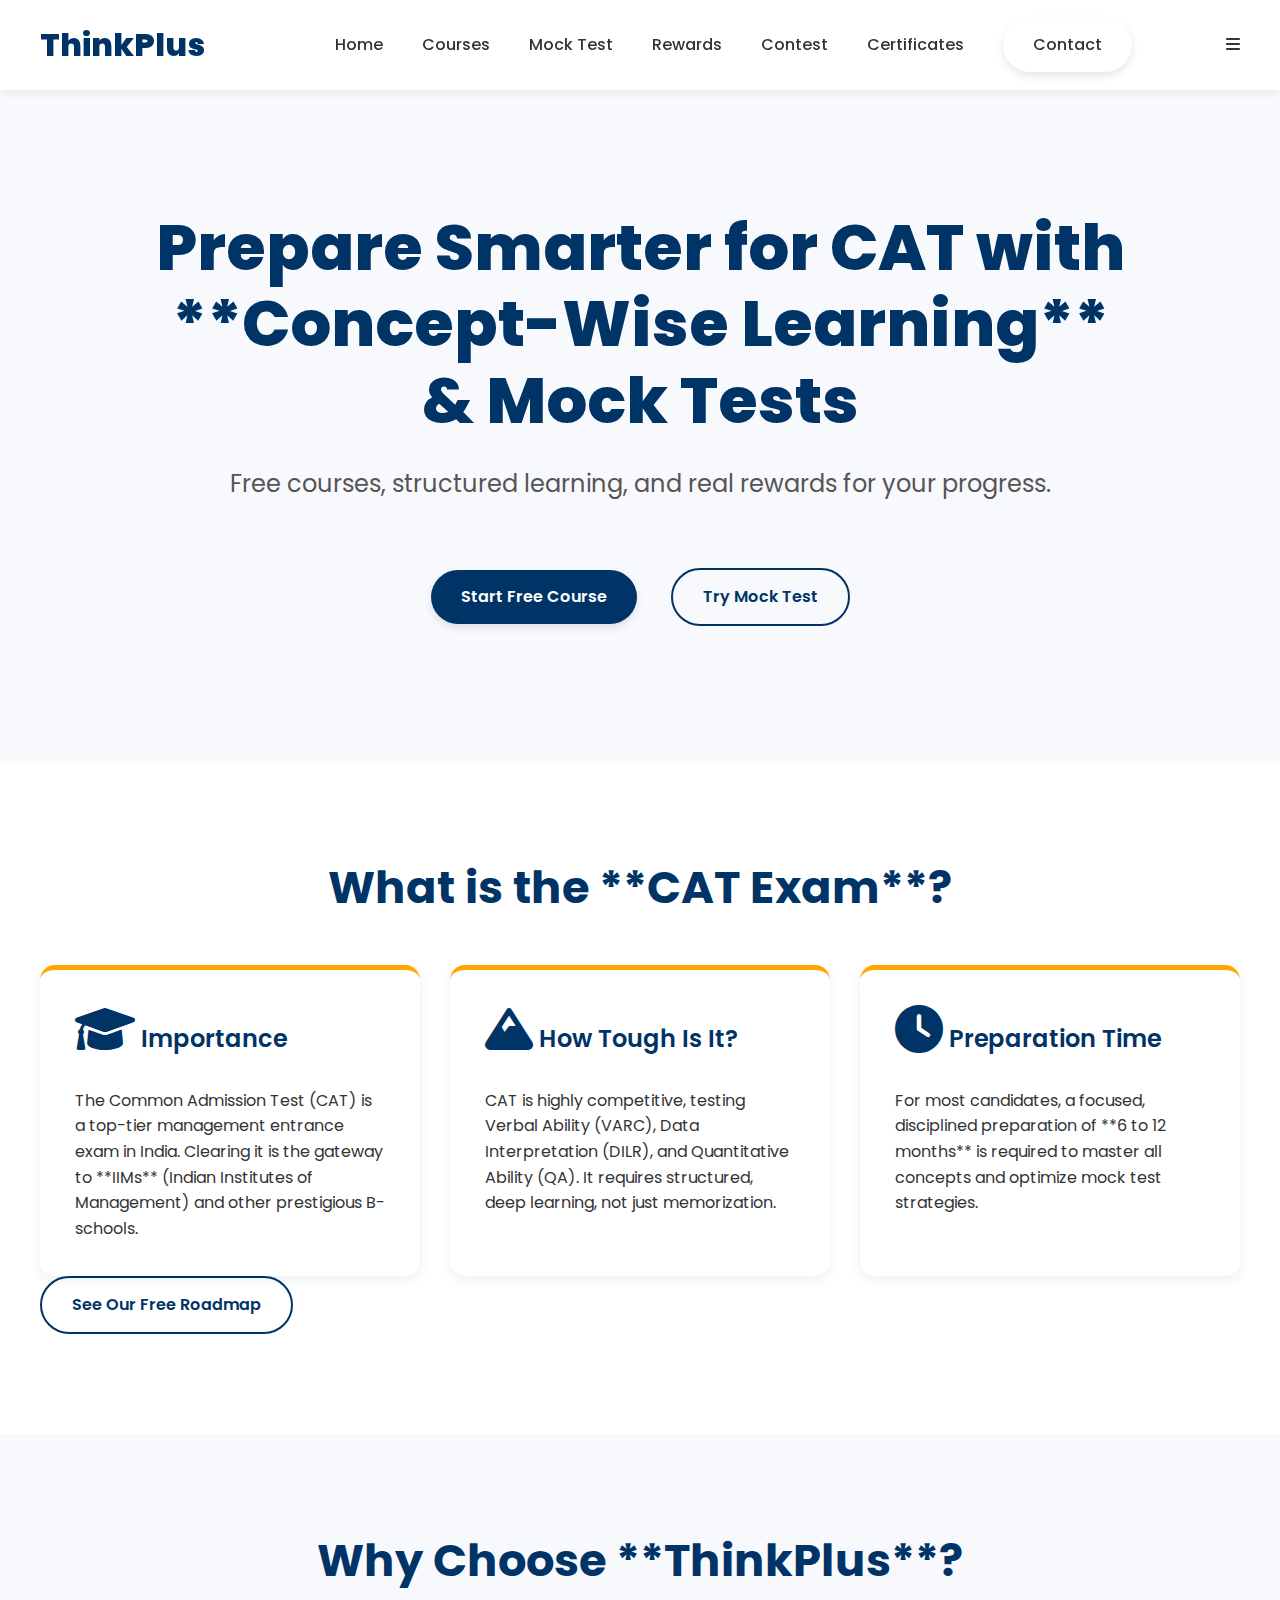
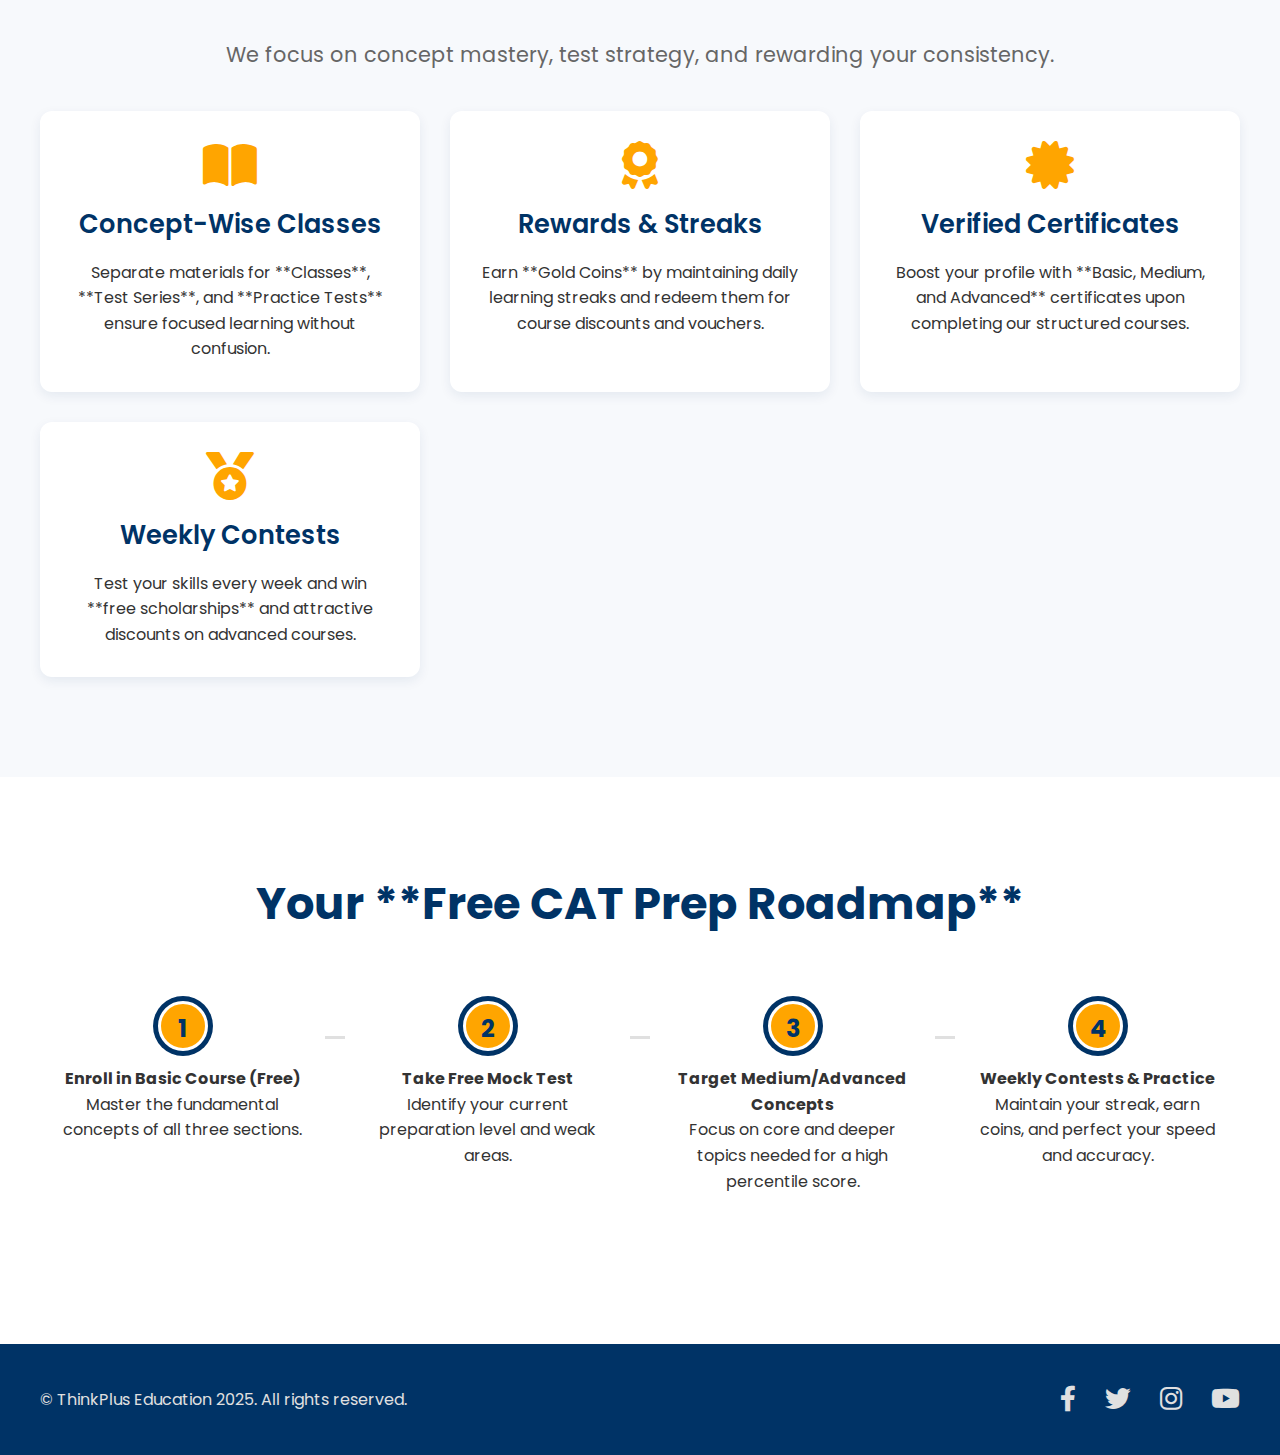
<file: index.html>
<!DOCTYPE html>
<html lang="en">
<head>
    <meta charset="UTF-8">
    <meta name="viewport" content="width=device-width, initial-scale=1.0">
    <title>ThinkPlus Education | Prepare Smarter for CAT</title>
    <link rel="stylesheet" href="css/style.css">
    <link href="https://fonts.googleapis.com/css2?family=Poppins:wght@300;400;600;700&display=swap" rel="stylesheet">
    <link rel="stylesheet" href="https://cdnjs.cloudflare.com/ajax/libs/font-awesome/6.0.0-beta3/css/all.min.css">
</head>
<body>

    <header class="header">
        <div class="container navbar">
            <a href="index.html" class="logo">ThinkPlus</a>
            <nav class="nav-links">
                <a href="index.html">Home</a>
                <a href="courses.html">Courses</a>
                <a href="mocktest.html">Mock Test</a>
                <a href="rewards.html">Rewards</a>
                <a href="contest.html">Contest</a>
                <a href="certificates.html">Certificates</a>
                <a href="contact.html" class="btn btn-contact">Contact</a>
            </nav>
            <div class="hamburger">
                <i class="fas fa-bars"></i>
            </div>
        </div>
    </header>

    <main>
        <section class="hero">
            <div class="container">
                <h1>Prepare Smarter for CAT with **Concept-Wise Learning** & Mock Tests</h1>
                <p class="subtitle">Free courses, structured learning, and real rewards for your progress.</p>
                <div class="hero-actions">
                    <a href="courses.html" class="btn btn-primary">Start Free Course</a>
                    <a href="mocktest.html" class="btn btn-secondary">Try Mock Test</a>
                </div>
            </div>
        </section>

        <section class="cat-info section-padding">
            <div class="container">
                <h2>What is the **CAT Exam**?</h2>
                <div class="info-grid">
                    <div class="info-card">
                        <h3><i class="fas fa-graduation-cap"></i> Importance</h3>
                        <p>The Common Admission Test (CAT) is a top-tier management entrance exam in India. Clearing it is the gateway to **IIMs** (Indian Institutes of Management) and other prestigious B-schools.</p>
                    </div>
                    <div class="info-card">
                        <h3><i class="fas fa-mountain"></i> How Tough Is It?</h3>
                        <p>CAT is highly competitive, testing Verbal Ability (VARC), Data Interpretation (DILR), and Quantitative Ability (QA). It requires structured, deep learning, not just memorization.</p>
                    </div>
                    <div class="info-card">
                        <h3><i class="fas fa-clock"></i> Preparation Time</h3>
                        <p>For most candidates, a focused, disciplined preparation of **6 to 12 months** is required to master all concepts and optimize mock test strategies.</p>
                    </div>
                </div>
                <a href="#roadmap" class="btn btn-secondary">See Our Free Roadmap</a>
            </div>
        </section>

        <section class="why-us bg-light section-padding">
            <div class="container">
                <h2>Why Choose **ThinkPlus**?</h2>
                <p class="subtitle">We focus on concept mastery, test strategy, and rewarding your consistency.</p>
                <div class="feature-grid">
                    <div class="feature-card">
                        <i class="fas fa-book-open"></i>
                        <h3>Concept-Wise Classes</h3>
                        <p>Separate materials for **Classes**, **Test Series**, and **Practice Tests** ensure focused learning without confusion.</p>
                    </div>
                    <div class="feature-card">
                        <i class="fas fa-award"></i>
                        <h3>Rewards & Streaks</h3>
                        <p>Earn **Gold Coins** by maintaining daily learning streaks and redeem them for course discounts and vouchers.</p>
                    </div>
                    <div class="feature-card">
                        <i class="fas fa-certificate"></i>
                        <h3>Verified Certificates</h3>
                        <p>Boost your profile with **Basic, Medium, and Advanced** certificates upon completing our structured courses.</p>
                    </div>
                    <div class="feature-card">
                        <i class="fas fa-medal"></i>
                        <h3>Weekly Contests</h3>
                        <p>Test your skills every week and win **free scholarships** and attractive discounts on advanced courses.</p>
                    </div>
                </div>
            </div>
        </section>
        
        <section class="roadmap section-padding" id="roadmap">
            <div class="container">
                <h2>Your **Free CAT Prep Roadmap**</h2>
                <div class="roadmap-steps">
                    <div class="step">
                        <span class="step-number">1</span>
                        <h4>Enroll in Basic Course (Free)</h4>
                        <p>Master the fundamental concepts of all three sections.</p>
                    </div>
                    <div class="step">
                        <span class="step-number">2</span>
                        <h4>Take Free Mock Test</h4>
                        <p>Identify your current preparation level and weak areas.</p>
                    </div>
                    <div class="step">
                        <span class="step-number">3</span>
                        <h4>Target Medium/Advanced Concepts</h4>
                        <p>Focus on core and deeper topics needed for a high percentile score.</p>
                    </div>
                    <div class="step">
                        <span class="step-number">4</span>
                        <h4>Weekly Contests & Practice</h4>
                        <p>Maintain your streak, earn coins, and perfect your speed and accuracy.</p>
                    </div>
                </div>
            </div>
        </section>

    </main>

    <footer class="footer">
        <div class="container footer-content">
            <p>&copy; ThinkPlus Education 2025. All rights reserved.</p>
            <div class="social-icons">
                <a href="#" aria-label="Facebook"><i class="fab fa-facebook-f"></i></a>
                <a href="#" aria-label="Twitter"><i class="fab fa-twitter"></i></a>
                <a href="#" aria-label="Instagram"><i class="fab fa-instagram"></i></a>
                <a href="#" aria-label="YouTube"><i class="fab fa-youtube"></i></a>
            </div>
        </div>
    </footer>

    <script src="js/script.js"></script>
</body>
</html>
</file>
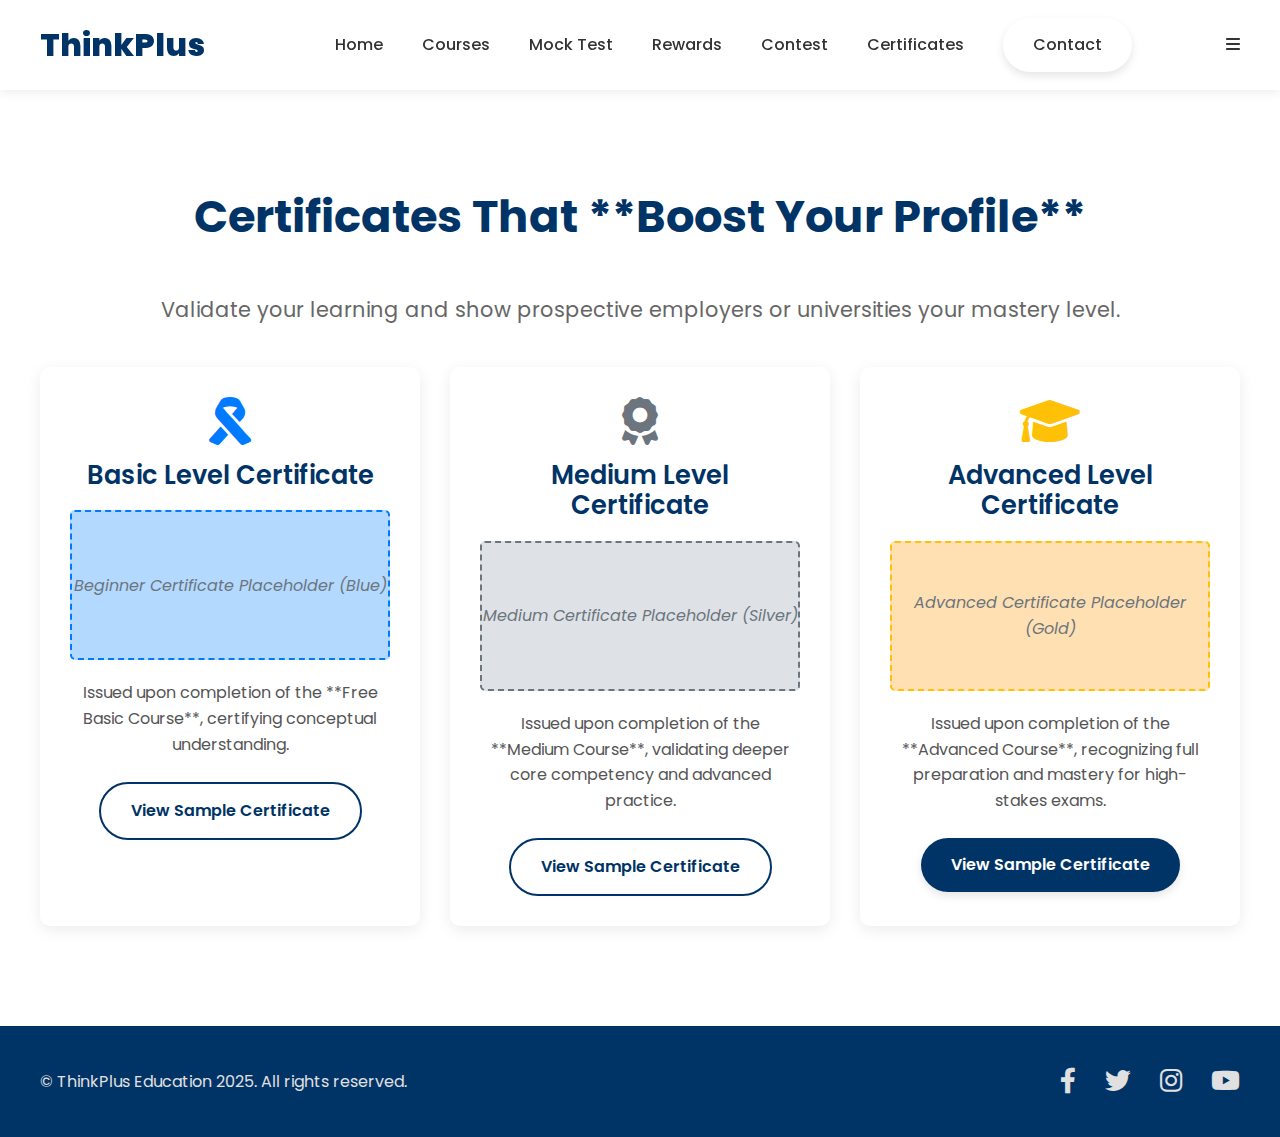
<file: certifications.html>
<!DOCTYPE html>
<html lang="en">
<head>
    <meta charset="UTF-8">
    <meta name="viewport" content="width=device-width, initial-scale=1.0">
    <title>Certificates | ThinkPlus Education</title>
    <link rel="stylesheet" href="css/style.css">
    <link href="https://fonts.googleapis.com/css2?family=Poppins:wght@300;400;600;700&display=swap" rel="stylesheet">
    <link rel="stylesheet" href="https://cdnjs.cloudflare.com/ajax/libs/font-awesome/6.0.0-beta3/css/all.min.css">
</head>
<body>

    <header class="header">
        <div class="container navbar">
            <a href="index.html" class="logo">ThinkPlus</a>
            <nav class="nav-links">
                <a href="index.html">Home</a>
                <a href="courses.html">Courses</a>
                <a href="mocktest.html">Mock Test</a>
                <a href="rewards.html">Rewards</a>
                <a href="contest.html">Contest</a>
                <a href="certificates.html">Certificates</a>
                <a href="contact.html" class="btn btn-contact">Contact</a>
            </nav>
            <div class="hamburger">
                <i class="fas fa-bars"></i>
            </div>
        </div>
    </header>

    <main>
        <section class="certificates-info section-padding bg-light">
            <div class="container">
                <h2>Certificates That **Boost Your Profile**</h2>
                <p class="subtitle">Validate your learning and show prospective employers or universities your mastery level.</p>

                <div class="certificate-grid">
                    
                    <div class="cert-card basic-cert">
                        <i class="fas fa-ribbon"></i>
                        <h3>Basic Level Certificate</h3>
                        <div class="cert-placeholder">
                            <p>Beginner Certificate Placeholder (Blue)</p>
                        </div>
                        <p class="description">Issued upon completion of the **Free Basic Course**, certifying conceptual understanding.</p>
                        <a href="#" class="btn btn-view-sample btn-secondary">View Sample Certificate</a>
                    </div>
                    
                    <div class="cert-card medium-cert">
                        <i class="fas fa-award"></i>
                        <h3>Medium Level Certificate</h3>
                        <div class="cert-placeholder">
                            <p>Medium Certificate Placeholder (Silver)</p>
                        </div>
                        <p class="description">Issued upon completion of the **Medium Course**, validating deeper core competency and advanced practice.</p>
                        <a href="#" class="btn btn-view-sample btn-secondary">View Sample Certificate</a>
                    </div>

                    <div class="cert-card advanced-cert">
                        <i class="fas fa-graduation-cap"></i>
                        <h3>Advanced Level Certificate</h3>
                        <div class="cert-placeholder">
                            <p>Advanced Certificate Placeholder (Gold)</p>
                        </div>
                        <p class="description">Issued upon completion of the **Advanced Course**, recognizing full preparation and mastery for high-stakes exams.</p>
                        <a href="#" class="btn btn-view-sample btn-primary">View Sample Certificate</a>
                    </div>

                </div>
            </div>
        </section>
    </main>

    <footer class="footer">
        <div class="container footer-content">
            <p>&copy; ThinkPlus Education 2025. All rights reserved.</p>
            <div class="social-icons">
                <a href="#" aria-label="Facebook"><i class="fab fa-facebook-f"></i></a>
                <a href="#" aria-label="Twitter"><i class="fab fa-twitter"></i></a>
                <a href="#" aria-label="Instagram"><i class="fab fa-instagram"></i></a>
                <a href="#" aria-label="YouTube"><i class="fab fa-youtube"></i></a>
            </div>
        </div>
    </footer>

    <script src="js/script.js"></script>
    <style>
        /* Certificates Page Styles */
        .certificate-grid {
            display: grid;
            grid-template-columns: repeat(auto-fit, minmax(300px, 1fr));
            gap: 30px;
            margin-top: 40px;
        }
        .cert-card {
            background-color: #ffffff;
            padding: 30px;
            border-radius: 10px;
            box-shadow: 0 4px 15px rgba(0, 0, 0, 0.08);
            text-align: center;
        }
        .cert-card i {
            font-size: 3rem;
            margin-bottom: 15px;
        }
        .cert-placeholder {
            height: 150px;
            background-color: #e9ecef;
            border: 2px dashed #adb5bd;
            border-radius: 5px;
            display: flex;
            align-items: center;
            justify-content: center;
            margin: 20px 0;
            font-style: italic;
            color: #6c757d;
        }
        .basic-cert .cert-placeholder { background-color: #b3d9ff; border-color: #007bff; }
        .medium-cert .cert-placeholder { background-color: #dee2e6; border-color: #6c757d; }
        .advanced-cert .cert-placeholder { background-color: #ffe0b2; border-color: #ffc107; }

        .basic-cert i { color: #007bff; }
        .medium-cert i { color: #6c757d; }
        .advanced-cert i { color: #ffc107; }

        .description {
            margin-bottom: 25px;
            color: #555;
        }
    </style>
</body>
</html>
</file>
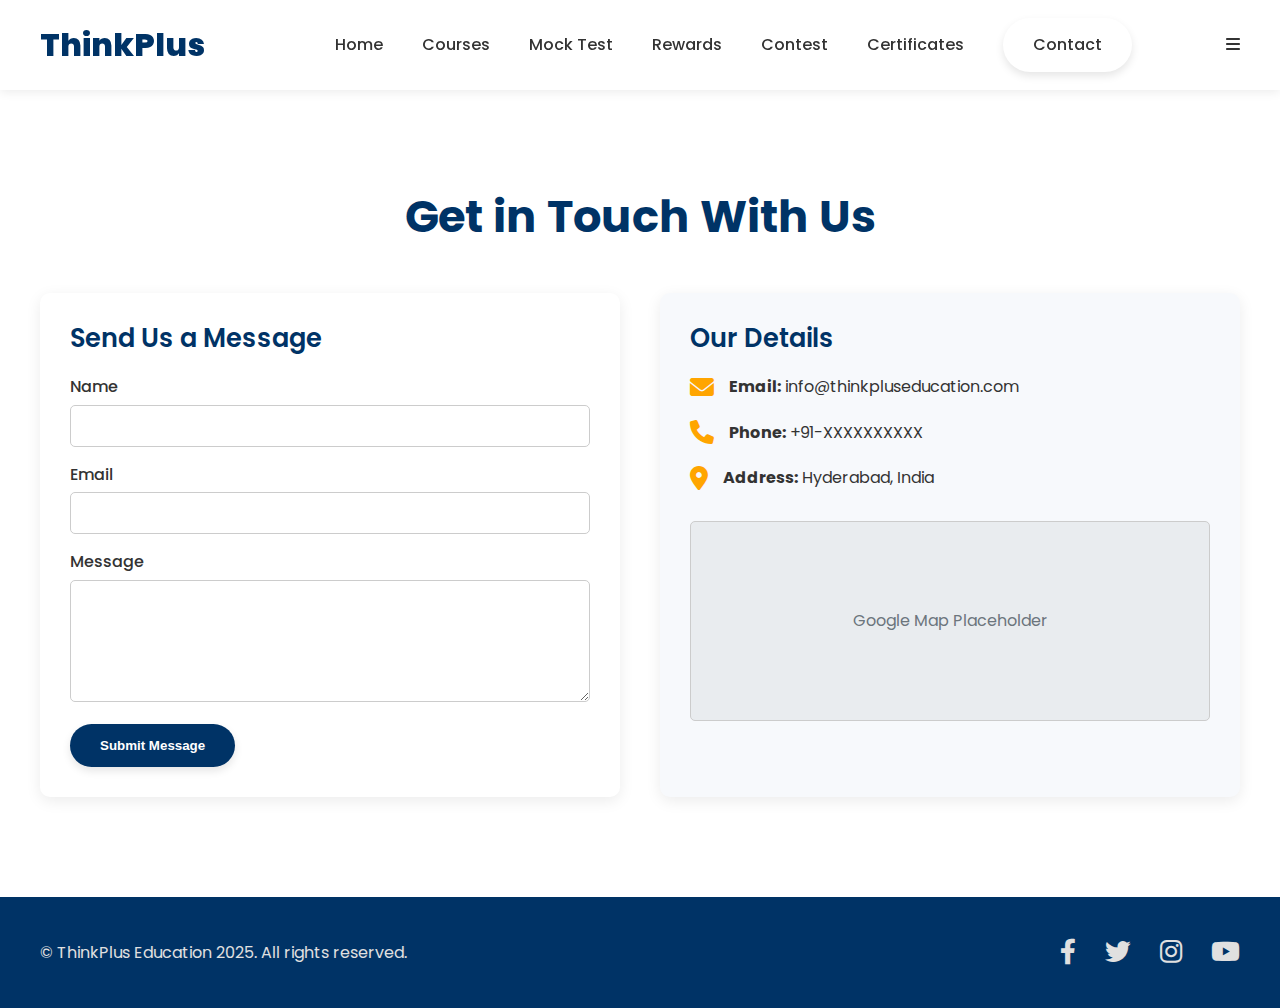
<file: contact.html>
<!DOCTYPE html>
<html lang="en">
<head>
    <meta charset="UTF-8">
    <meta name="viewport" content="width=device-width, initial-scale=1.0">
    <title>Contact Us | ThinkPlus Education</title>
    <link rel="stylesheet" href="css/style.css">
    <link href="https://fonts.googleapis.com/css2?family=Poppins:wght@300;400;600;700&display=swap" rel="stylesheet">
    <link rel="stylesheet" href="https://cdnjs.cloudflare.com/ajax/libs/font-awesome/6.0.0-beta3/css/all.min.css">
</head>
<body>

    <header class="header">
        <div class="container navbar">
            <a href="index.html" class="logo">ThinkPlus</a>
            <nav class="nav-links">
                <a href="index.html">Home</a>
                <a href="courses.html">Courses</a>
                <a href="mocktest.html">Mock Test</a>
                <a href="rewards.html">Rewards</a>
                <a href="contest.html">Contest</a>
                <a href="certificates.html">Certificates</a>
                <a href="contact.html" class="btn btn-contact">Contact</a>
            </nav>
            <div class="hamburger">
                <i class="fas fa-bars"></i>
            </div>
        </div>
    </header>

    <main>
        <section class="contact-section section-padding">
            <div class="container">
                <h2>Get in Touch With Us</h2>
                <div class="contact-grid">
                    
                    <div class="contact-form-container">
                        <h3>Send Us a Message</h3>
                        <form id="contact-form">
                            <div class="form-group">
                                <label for="name">Name</label>
                                <input type="text" id="name" name="name" required>
                            </div>
                            <div class="form-group">
                                <label for="email">Email</label>
                                <input type="email" id="email" name="email" required>
                            </div>
                            <div class="form-group">
                                <label for="message">Message</label>
                                <textarea id="message" name="message" rows="5" required></textarea>
                            </div>
                            <button type="submit" class="btn btn-submit-contact btn-primary">Submit Message</button>
                        </form>
                    </div>

                    <div class="contact-info-container bg-light">
                        <h3>Our Details</h3>
                        <div class="info-item">
                            <i class="fas fa-envelope"></i>
                            <p><strong>Email:</strong> info@thinkpluseducation.com</p>
                        </div>
                        <div class="info-item">
                            <i class="fas fa-phone"></i>
                            <p><strong>Phone:</strong> +91-XXXXXXXXXX</p>
                        </div>
                        <div class="info-item">
                            <i class="fas fa-map-marker-alt"></i>
                            <p><strong>Address:</strong> Hyderabad, India</p>
                        </div>
                        
                        <div class="map-placeholder">
                            <p>Google Map Placeholder</p>
                        </div>
                    </div>

                </div>
            </div>
        </section>
    </main>

    <footer class="footer">
        <div class="container footer-content">
            <p>&copy; ThinkPlus Education 2025. All rights reserved.</p>
            <div class="social-icons">
                <a href="#" aria-label="Facebook"><i class="fab fa-facebook-f"></i></a>
                <a href="#" aria-label="Twitter"><i class="fab fa-twitter"></i></a>
                <a href="#" aria-label="Instagram"><i class="fab fa-instagram"></i></a>
                <a href="#" aria-label="YouTube"><i class="fab fa-youtube"></i></a>
            </div>
        </div>
    </footer>

    <script src="js/script.js"></script>
    <style>
        /* Contact Page Styles */
        .contact-grid {
            display: grid;
            grid-template-columns: repeat(auto-fit, minmax(350px, 1fr));
            gap: 40px;
            margin-top: 40px;
        }
        .contact-form-container, .contact-info-container {
            padding: 30px;
            border-radius: 10px;
            box-shadow: 0 4px 15px rgba(0, 0, 0, 0.08);
        }
        .contact-form-container h3, .contact-info-container h3 {
            color: var(--primary-color);
            margin-bottom: 20px;
        }
        .form-group {
            margin-bottom: 15px;
        }
        .form-group label {
            display: block;
            margin-bottom: 5px;
            font-weight: 500;
        }
        .form-group input, .form-group textarea {
            width: 100%;
            padding: 10px;
            border: 1px solid #ccc;
            border-radius: 5px;
            font-family: inherit;
        }
        .contact-info-container {
            background-color: var(--light-bg);
        }
        .info-item {
            display: flex;
            align-items: center;
            margin-bottom: 20px;
        }
        .info-item i {
            font-size: 1.5rem;
            color: var(--secondary-color);
            margin-right: 15px;
        }
        .map-placeholder {
            height: 200px;
            background-color: #e9ecef;
            border: 1px solid #ccc;
            border-radius: 5px;
            display: flex;
            align-items: center;
            justify-content: center;
            margin-top: 30px;
            color: #6c757d;
        }
    </style>
</body>
</html>
</file>
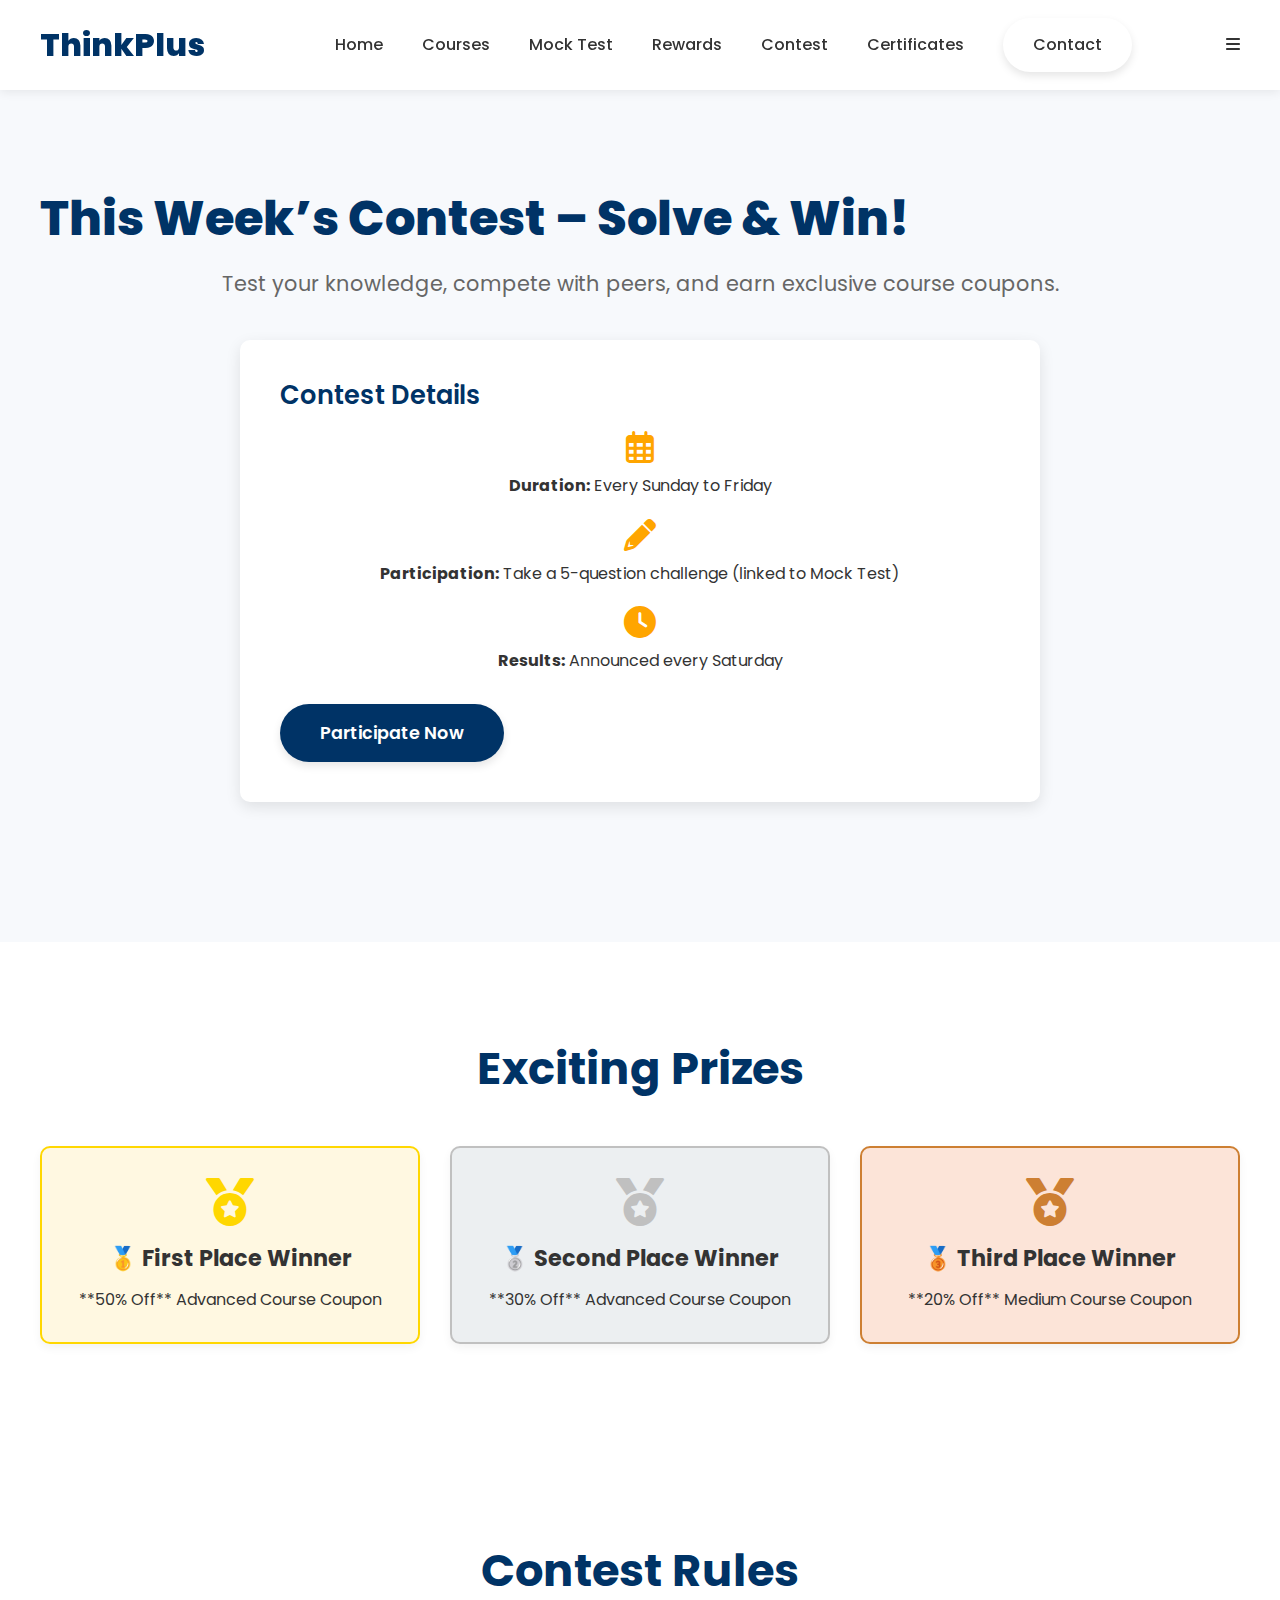
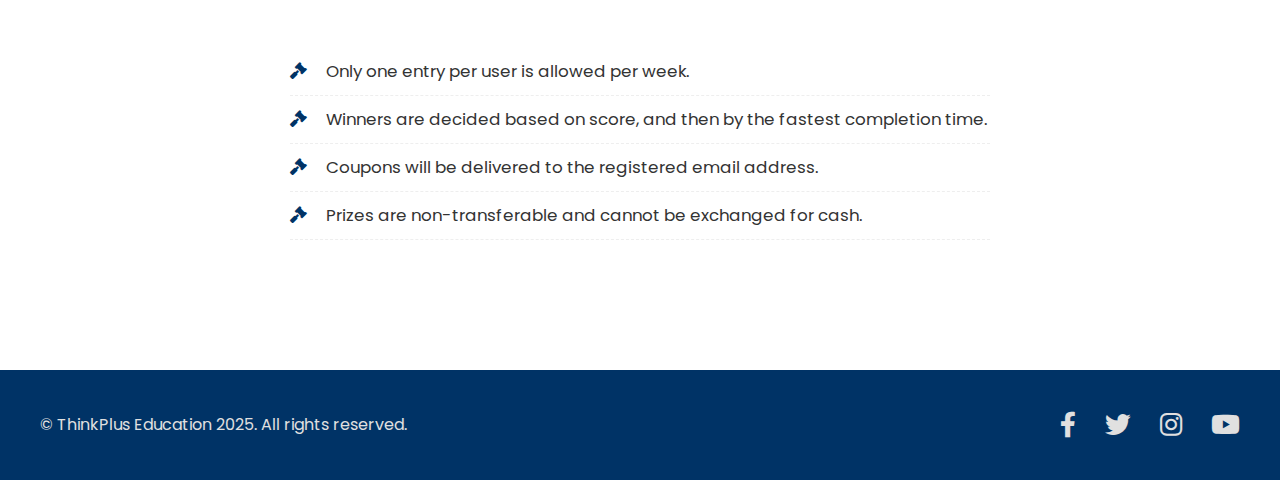
<file: contest.html>
<!DOCTYPE html>
<html lang="en">
<head>
    <meta charset="UTF-8">
    <meta name="viewport" content="width=device-width, initial-scale=1.0">
    <title>Weekly Contest | ThinkPlus Education</title>
    <link rel="stylesheet" href="css/style.css">
    <link href="https://fonts.googleapis.com/css2?family=Poppins:wght@300;400;600;700&display=swap" rel="stylesheet">
    <link rel="stylesheet" href="https://cdnjs.cloudflare.com/ajax/libs/font-awesome/6.0.0-beta3/css/all.min.css">
</head>
<body>

    <header class="header">
        <div class="container navbar">
            <a href="index.html" class="logo">ThinkPlus</a>
            <nav class="nav-links">
                <a href="index.html">Home</a>
                <a href="courses.html">Courses</a>
                <a href="mocktest.html">Mock Test</a>
                <a href="rewards.html">Rewards</a>
                <a href="contest.html">Contest</a>
                <a href="certificates.html">Certificates</a>
                <a href="contact.html" class="btn btn-contact">Contact</a>
            </nav>
            <div class="hamburger">
                <i class="fas fa-bars"></i>
            </div>
        </div>
    </header>

    <main>
        <section class="contest-hero section-padding">
            <div class="container text-center">
                <div class="banner">
                    <h1>This Week’s Contest – Solve & Win!</h1>
                    <p class="subtitle">Test your knowledge, compete with peers, and earn exclusive course coupons.</p>
                </div>
                <div class="contest-details-box">
                    <h3>Contest Details</h3>
                    <div class="details-flex">
                        <div class="detail-item">
                            <i class="far fa-calendar-alt"></i>
                            <p><strong>Duration:</strong> Every Sunday to Friday</p>
                        </div>
                        <div class="detail-item">
                            <i class="fas fa-pencil-alt"></i>
                            <p><strong>Participation:</strong> Take a 5-question challenge (linked to Mock Test)</p>
                        </div>
                        <div class="detail-item">
                            <i class="fas fa-clock"></i>
                            <p><strong>Results:</strong> Announced every Saturday</p>
                        </div>
                    </div>
                    <a href="mocktest.html" class="btn btn-participate btn-primary btn-large">Participate Now</a>
                </div>
            </div>
        </section>

        <section class="prizes-section bg-light section-padding">
            <div class="container">
                <h2>Exciting Prizes</h2>
                <div class="prize-grid">
                    
                    <div class="prize-card gold">
                        <i class="fas fa-medal"></i>
                        <h4>🥇 First Place Winner</h4>
                        <p>**50% Off** Advanced Course Coupon</p>
                    </div>
                    
                    <div class="prize-card silver">
                        <i class="fas fa-medal"></i>
                        <h4>🥈 Second Place Winner</h4>
                        <p>**30% Off** Advanced Course Coupon</p>
                    </div>
                    
                    <div class="prize-card bronze">
                        <i class="fas fa-medal"></i>
                        <h4>🥉 Third Place Winner</h4>
                        <p>**20% Off** Medium Course Coupon</p>
                    </div>
                </div>
            </div>
        </section>
        
        <section class="rules-section section-padding">
            <div class="container">
                <h2>Contest Rules</h2>
                <ul>
                    <li><i class="fas fa-gavel"></i> Only one entry per user is allowed per week.</li>
                    <li><i class="fas fa-gavel"></i> Winners are decided based on score, and then by the fastest completion time.</li>
                    <li><i class="fas fa-gavel"></i> Coupons will be delivered to the registered email address.</li>
                    <li><i class="fas fa-gavel"></i> Prizes are non-transferable and cannot be exchanged for cash.</li>
                </ul>
            </div>
        </section>
    </main>

    <footer class="footer">
        <div class="container footer-content">
            <p>&copy; ThinkPlus Education 2025. All rights reserved.</p>
            <div class="social-icons">
                <a href="#" aria-label="Facebook"><i class="fab fa-facebook-f"></i></a>
                <a href="#" aria-label="Twitter"><i class="fab fa-twitter"></i></a>
                <a href="#" aria-label="Instagram"><i class="fab fa-instagram"></i></a>
                <a href="#" aria-label="YouTube"><i class="fab fa-youtube"></i></a>
            </div>
        </div>
    </footer>

    <script src="js/script.js"></script>
    <style>
        /* Contest Page Styles */
        .contest-hero {
            background-color: var(--light-bg);
        }
        .banner h1 {
            font-size: 3rem;
        }
        .contest-details-box {
            background-color: #ffffff;
            padding: 40px;
            border-radius: 10px;
            box-shadow: 0 5px 15px rgba(0, 0, 0, 0.1);
            max-width: 800px;
            margin: 40px auto;
        }
        .details-flex {
            display: flex;
            justify-content: space-around;
            margin: 20px 0 30px 0;
            flex-wrap: wrap;
            gap: 20px;
        }
        .detail-item {
            text-align: center;
        }
        .detail-item i {
            font-size: 2rem;
            color: var(--secondary-color);
            margin-bottom: 10px;
        }
        .btn-large {
            padding: 15px 40px;
            font-size: 1.1rem;
        }

        .prize-grid {
            display: grid;
            grid-template-columns: repeat(auto-fit, minmax(280px, 1fr));
            gap: 30px;
            margin-top: 30px;
        }
        .prize-card {
            padding: 30px;
            border-radius: 10px;
            text-align: center;
            box-shadow: 0 4px 10px rgba(0, 0, 0, 0.05);
        }
        .prize-card i {
            font-size: 3rem;
            margin-bottom: 15px;
        }
        .prize-card h4 {
            font-size: 1.4rem;
            margin-bottom: 10px;
        }
        .gold { background-color: #fff8e1; border: 2px solid gold; }
        .silver { background-color: #eceff1; border: 2px solid silver; }
        .bronze { background-color: #fce4d8; border: 2px solid #cd7f32; }
        .gold i { color: gold; }
        .silver i { color: silver; }
        .bronze i { color: #cd7f32; }

        .rules-section ul {
            list-style: none;
            max-width: 700px;
            margin: 30px auto;
        }
        .rules-section ul li {
            padding: 10px 0;
            text-align: left;
            border-bottom: 1px dashed #eee;
            font-size: 1.05rem;
        }
        .rules-section ul li i {
            margin-right: 15px;
            color: var(--primary-color);
        }
    </style>
</body>
</html>
</file>
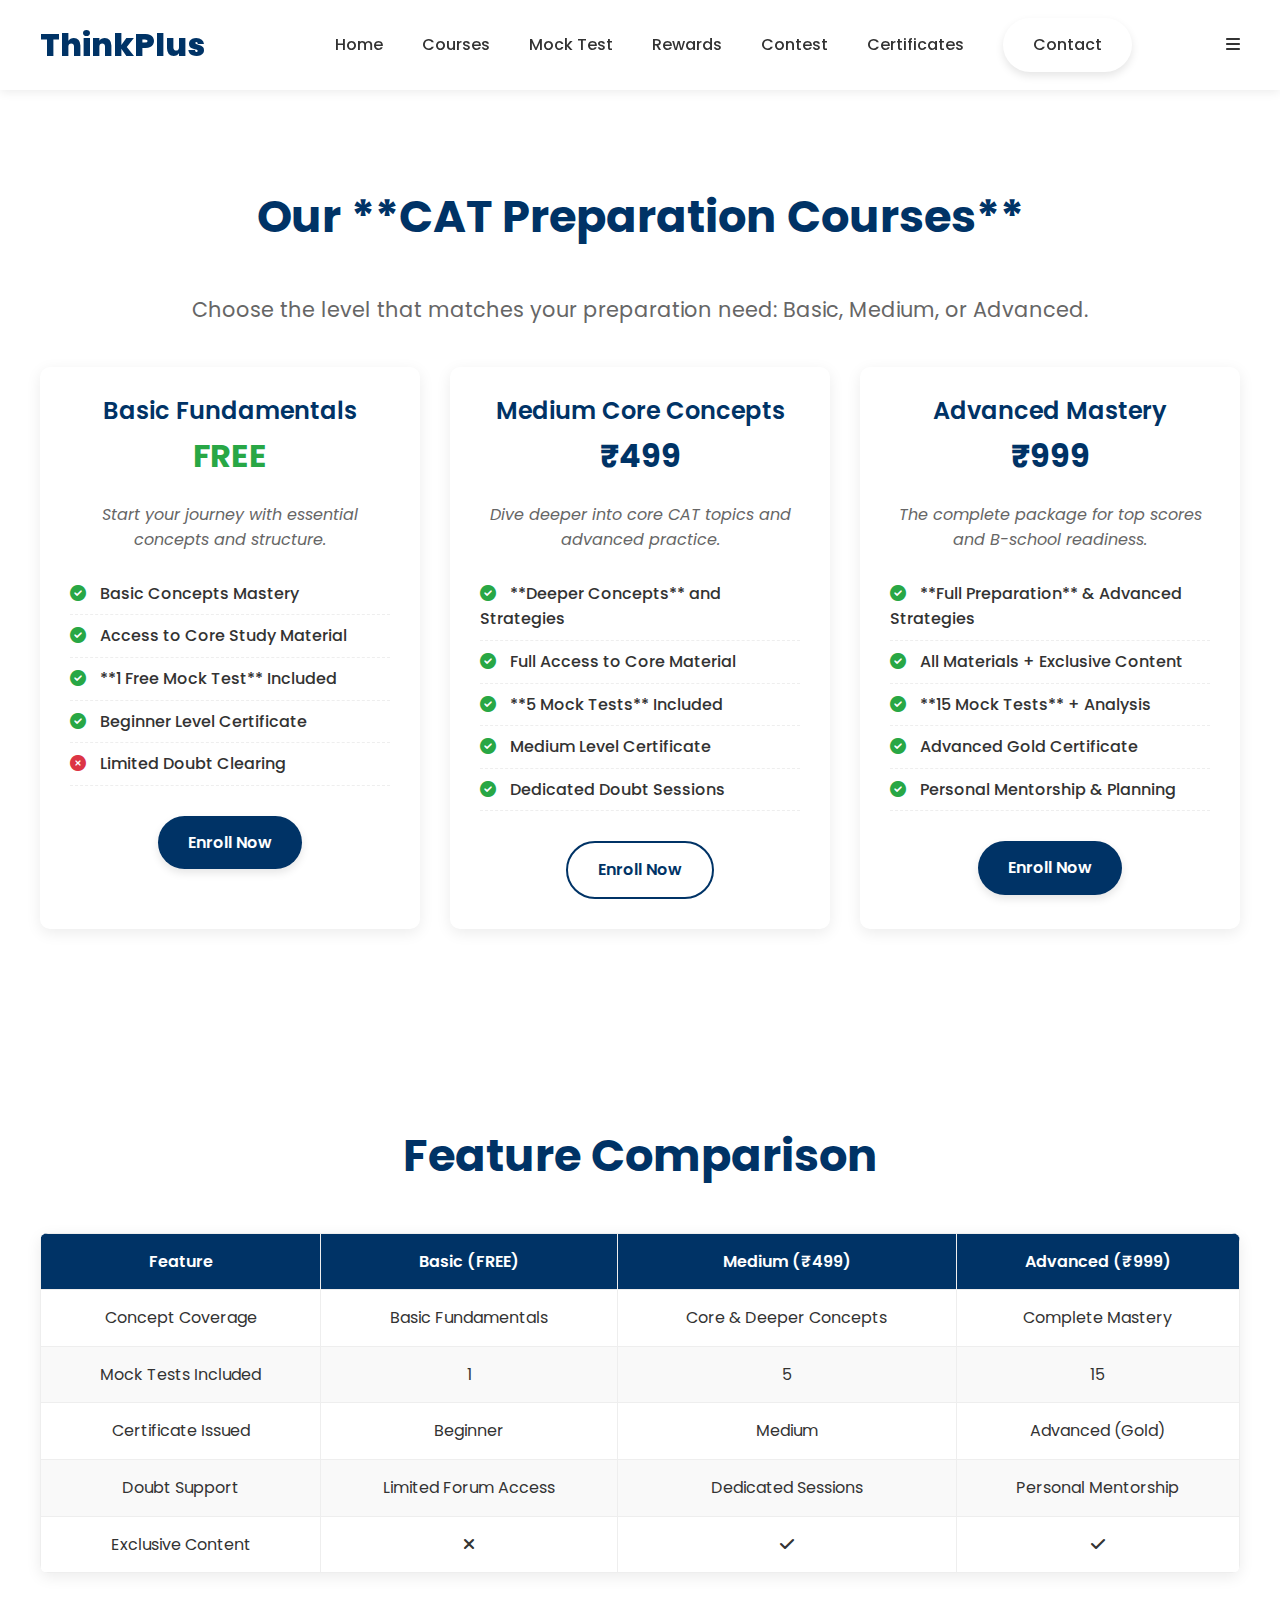
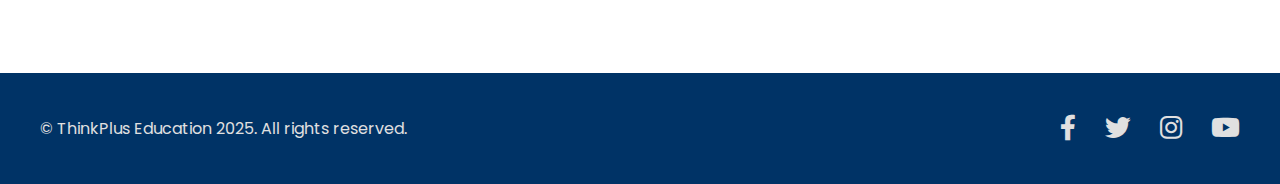
<file: courses.html>
<!DOCTYPE html>
<html lang="en">
<head>
    <meta charset="UTF-8">
    <meta name="viewport" content="width=device-width, initial-scale=1.0">
    <title>Courses | ThinkPlus Education</title>
    <link rel="stylesheet" href="css/style.css">
    <link href="https://fonts.googleapis.com/css2?family=Poppins:wght@300;400;600;700&display=swap" rel="stylesheet">
    <link rel="stylesheet" href="https://cdnjs.cloudflare.com/ajax/libs/font-awesome/6.0.0-beta3/css/all.min.css">
</head>
<body>

    <header class="header">
        <div class="container navbar">
            <a href="index.html" class="logo">ThinkPlus</a>
            <nav class="nav-links">
                <a href="index.html">Home</a>
                <a href="courses.html">Courses</a>
                <a href="mocktest.html">Mock Test</a>
                <a href="rewards.html">Rewards</a>
                <a href="contest.html">Contest</a>
                <a href="certificates.html">Certificates</a>
                <a href="contact.html" class="btn btn-contact">Contact</a>
            </nav>
            <div class="hamburger">
                <i class="fas fa-bars"></i>
            </div>
        </div>
    </header>

    <main>
        <section class="courses-list section-padding">
            <div class="container">
                <h2>Our **CAT Preparation Courses**</h2>
                <p class="subtitle">Choose the level that matches your preparation need: Basic, Medium, or Advanced.</p>

                <div class="course-cards-grid">
                    
                    <div class="course-card basic-card">
                        <div class="card-header">
                            <h3>Basic Fundamentals</h3>
                            <p class="price free">FREE</p>
                        </div>
                        <p class="tagline">Start your journey with essential concepts and structure.</p>
                        <ul class="features-list">
                            <li><i class="fas fa-check-circle"></i> Basic Concepts Mastery</li>
                            <li><i class="fas fa-check-circle"></i> Access to Core Study Material</li>
                            <li><i class="fas fa-check-circle"></i> **1 Free Mock Test** Included</li>
                            <li><i class="fas fa-check-circle"></i> Beginner Level Certificate</li>
                            <li><i class="fas fa-times-circle"></i> Limited Doubt Clearing</li>
                        </ul>
                        <a href="#" class="btn btn-enroll btn-primary">Enroll Now</a>
                    </div>
                    
                    <div class="course-card medium-card">
                        <div class="card-header">
                            <h3>Medium Core Concepts</h3>
                            <p class="price">₹499</p>
                        </div>
                        <p class="tagline">Dive deeper into core CAT topics and advanced practice.</p>
                        <ul class="features-list">
                            <li><i class="fas fa-check-circle"></i> **Deeper Concepts** and Strategies</li>
                            <li><i class="fas fa-check-circle"></i> Full Access to Core Material</li>
                            <li><i class="fas fa-check-circle"></i> **5 Mock Tests** Included</li>
                            <li><i class="fas fa-check-circle"></i> Medium Level Certificate</li>
                            <li><i class="fas fa-check-circle"></i> Dedicated Doubt Sessions</li>
                        </ul>
                        <a href="#" class="btn btn-enroll btn-secondary">Enroll Now</a>
                    </div>

                    <div class="course-card advanced-card popular">
                        <div class="card-header">
                            <h3>Advanced Mastery</h3>
                            <p class="price">₹999</p>
                        </div>
                        <p class="tagline">The complete package for top scores and B-school readiness.</p>
                        <ul class="features-list">
                            <li><i class="fas fa-check-circle"></i> **Full Preparation** & Advanced Strategies</li>
                            <li><i class="fas fa-check-circle"></i> All Materials + Exclusive Content</li>
                            <li><i class="fas fa-check-circle"></i> **15 Mock Tests** + Analysis</li>
                            <li><i class="fas fa-check-circle"></i> Advanced Gold Certificate</li>
                            <li><i class="fas fa-check-circle"></i> Personal Mentorship & Planning</li>
                        </ul>
                        <a href="#" class="btn btn-enroll btn-primary">Enroll Now</a>
                    </div>

                </div>
            </div>
        </section>

        <section class="comparison-table bg-light section-padding">
            <div class="container">
                <h2>Feature Comparison</h2>
                <table>
                    <thead>
                        <tr>
                            <th>Feature</th>
                            <th>Basic (FREE)</th>
                            <th>Medium (₹499)</th>
                            <th>Advanced (₹999)</th>
                        </tr>
                    </thead>
                    <tbody>
                        <tr>
                            <td>Concept Coverage</td>
                            <td>Basic Fundamentals</td>
                            <td>Core & Deeper Concepts</td>
                            <td>Complete Mastery</td>
                        </tr>
                        <tr>
                            <td>Mock Tests Included</td>
                            <td>1</td>
                            <td>5</td>
                            <td>15</td>
                        </tr>
                        <tr>
                            <td>Certificate Issued</td>
                            <td>Beginner</td>
                            <td>Medium</td>
                            <td>Advanced (Gold)</td>
                        </tr>
                        <tr>
                            <td>Doubt Support</td>
                            <td>Limited Forum Access</td>
                            <td>Dedicated Sessions</td>
                            <td>Personal Mentorship</td>
                        </tr>
                        <tr>
                            <td>Exclusive Content</td>
                            <td><i class="fas fa-times text-danger"></i></td>
                            <td><i class="fas fa-check text-success"></i></td>
                            <td><i class="fas fa-check text-success"></i></td>
                        </tr>
                    </tbody>
                </table>
            </div>
        </section>
    </main>

    <footer class="footer">
        <div class="container footer-content">
            <p>&copy; ThinkPlus Education 2025. All rights reserved.</p>
            <div class="social-icons">
                <a href="#" aria-label="Facebook"><i class="fab fa-facebook-f"></i></a>
                <a href="#" aria-label="Twitter"><i class="fab fa-twitter"></i></a>
                <a href="#" aria-label="Instagram"><i class="fab fa-instagram"></i></a>
                <a href="#" aria-label="YouTube"><i class="fab fa-youtube"></i></a>
            </div>
        </div>
    </footer>

    <script src="js/script.js"></script>
    <style>
        /* Add Courses Page specific CSS here for quick reference, ideally this goes into style.css */
        .course-cards-grid {
            display: grid;
            grid-template-columns: repeat(auto-fit, minmax(300px, 1fr));
            gap: 30px;
            margin-top: 40px;
        }
        .course-card {
            padding: 30px;
            border-radius: 10px;
            box-shadow: 0 4px 15px rgba(0, 0, 0, 0.08);
            text-align: center;
            transition: transform 0.3s, box-shadow 0.3s;
            background-color: #ffffff;
            position: relative;
        }
        .course-card:hover {
            transform: translateY(-5px);
            box-shadow: 0 8px 20px rgba(0, 51, 102, 0.15);
        }
        .card-header {
            margin-bottom: 20px;
        }
        .card-header h3 {
            font-size: 1.5rem;
            margin-bottom: 5px;
        }
        .price {
            font-size: 2rem;
            font-weight: 700;
            color: var(--primary-color);
        }
        .price.free {
            color: #28a745;
        }
        .tagline {
            font-style: italic;
            color: #666;
            margin-bottom: 20px;
        }
        .features-list {
            list-style: none;
            text-align: left;
            margin-bottom: 30px;
            padding: 0;
        }
        .features-list li {
            padding: 8px 0;
            border-bottom: 1px dashed #eee;
            font-weight: 500;
        }
        .features-list i {
            margin-right: 10px;
        }
        .fa-check-circle { color: #28a745; }
        .fa-times-circle { color: #dc3545; }

        .comparison-table table {
            width: 100%;
            border-collapse: collapse;
            margin-top: 30px;
            background-color: #ffffff;
            border-radius: 8px;
            overflow: hidden;
            box-shadow: 0 4px 15px rgba(0, 0, 0, 0.08);
        }
        .comparison-table th, .comparison-table td {
            padding: 15px;
            text-align: center;
            border: 1px solid #eee;
        }
        .comparison-table th {
            background-color: var(--primary-color);
            color: #ffffff;
            font-weight: 600;
        }
        .comparison-table tr:nth-child(even) {
            background-color: #f9f9f9;
        }
    </style>
</body>
</html>
</file>
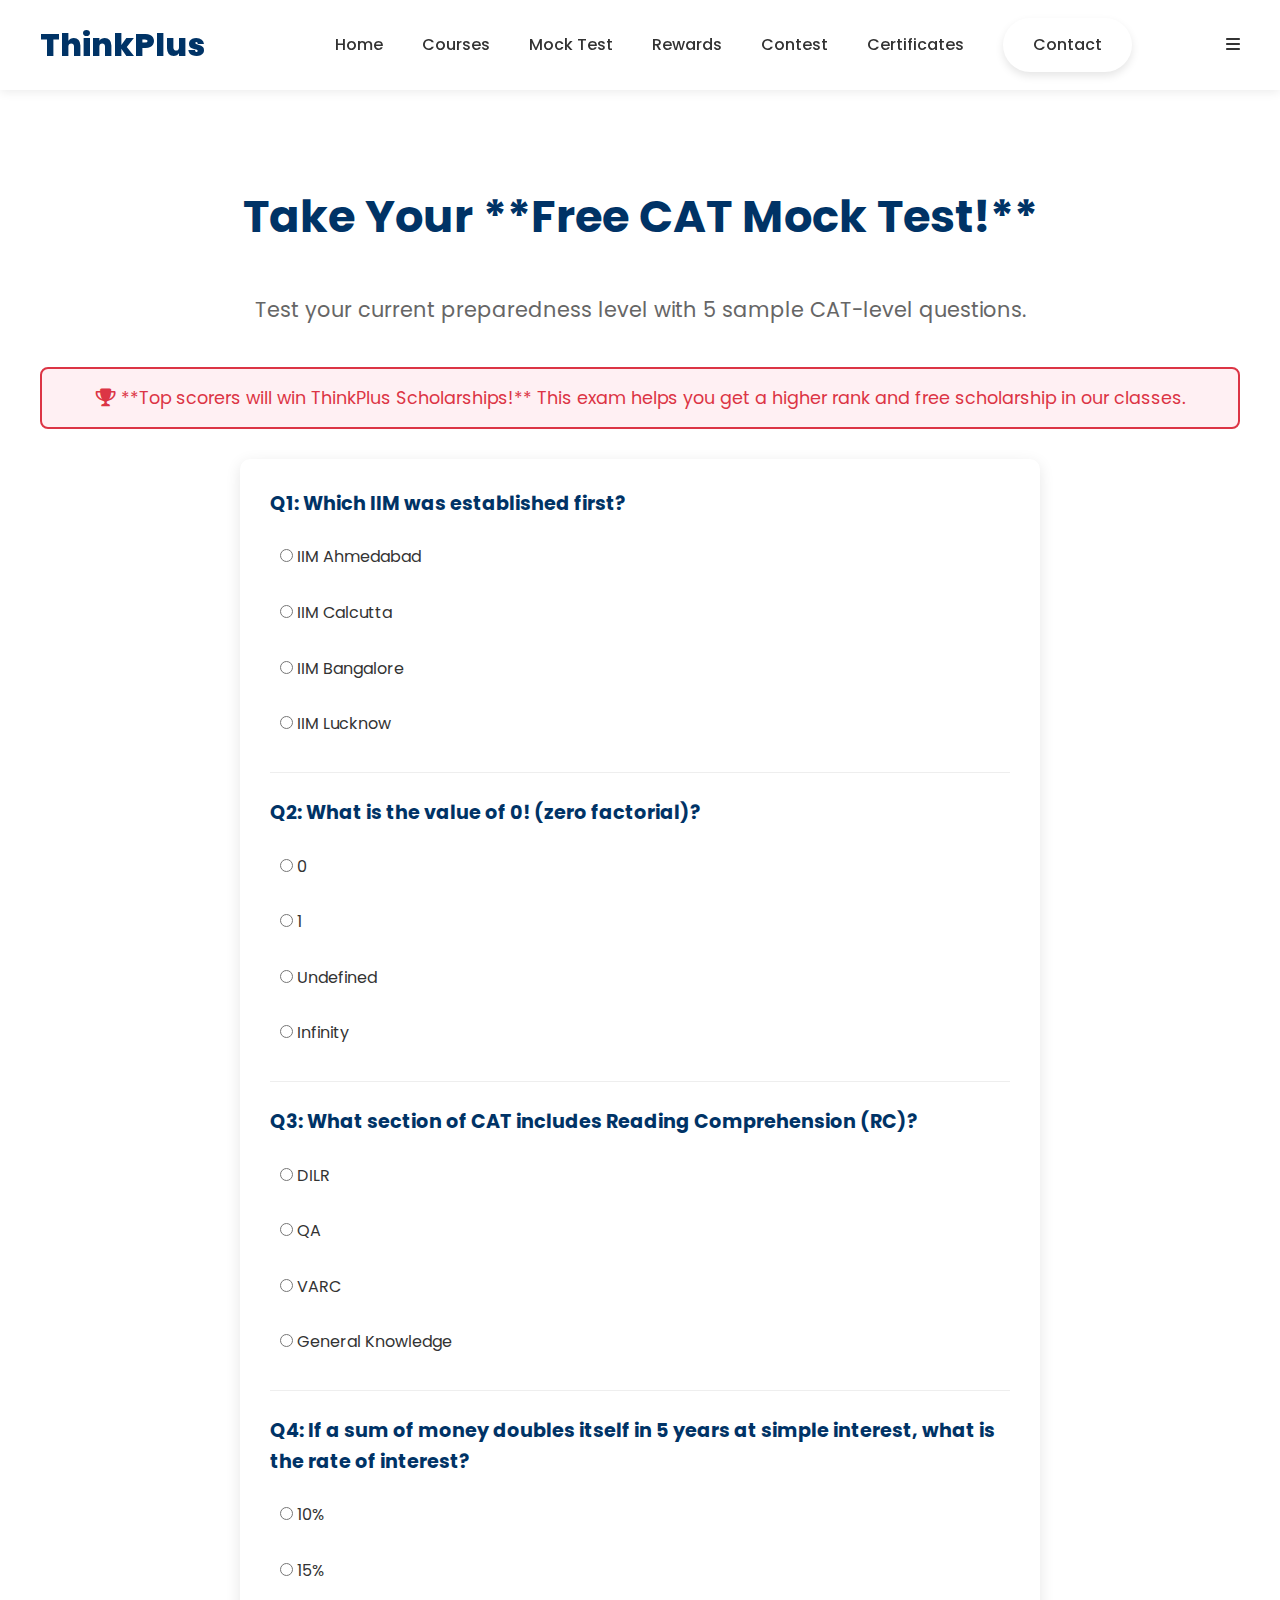
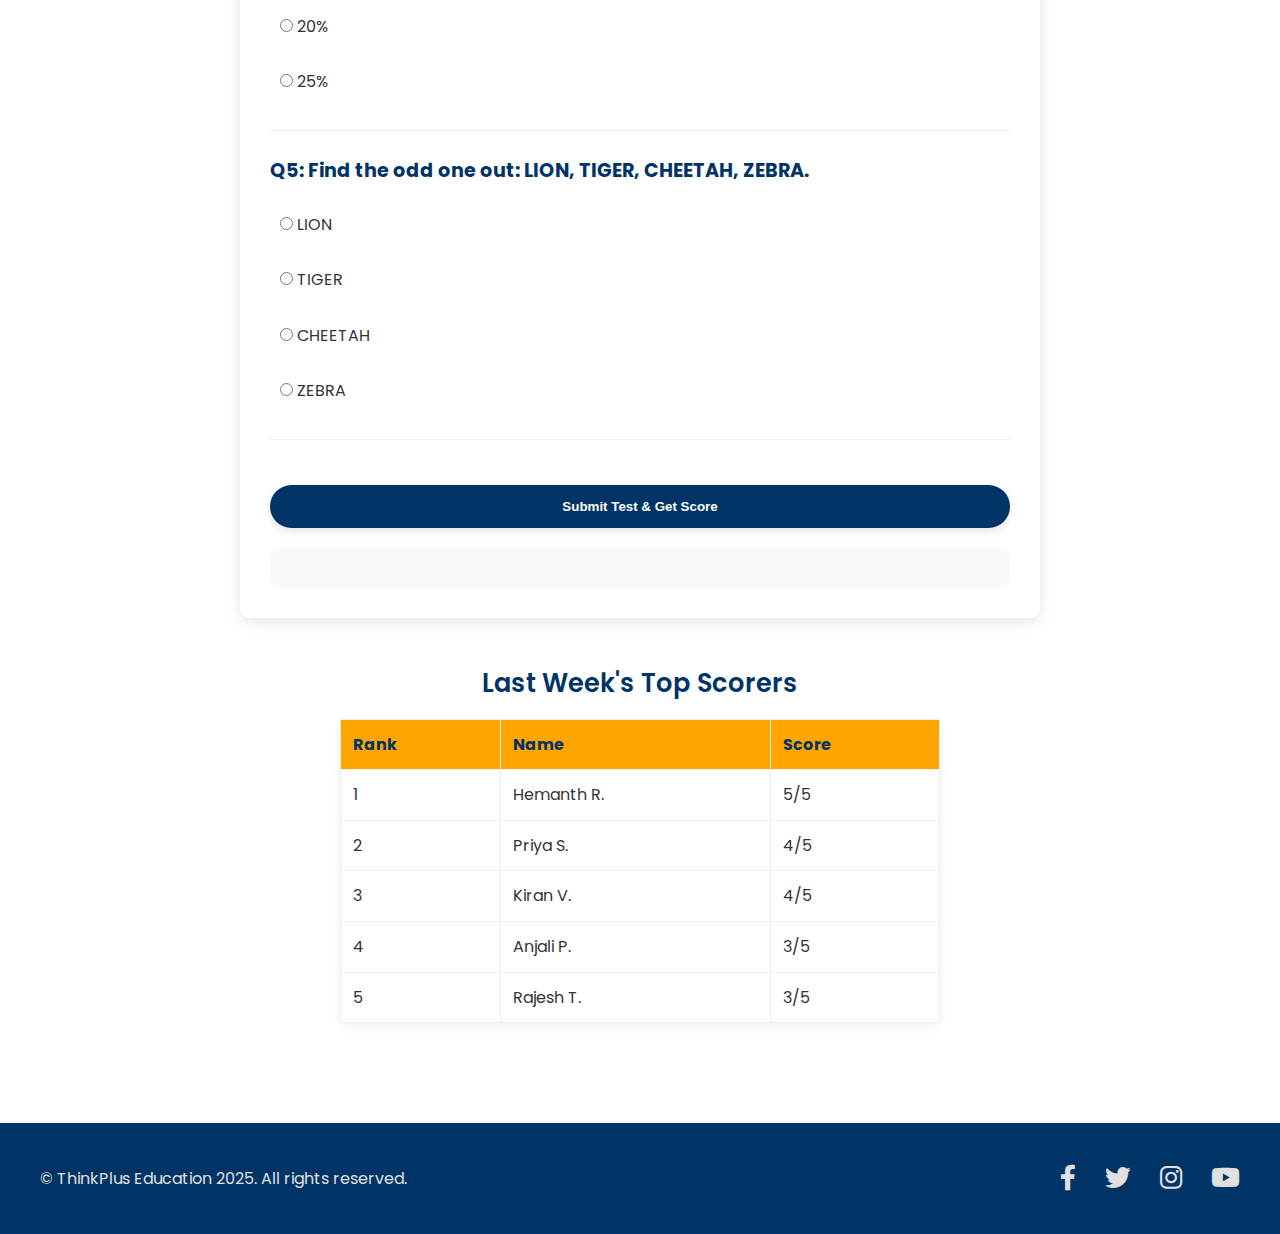
<file: mocktest.html>
<!DOCTYPE html>
<html lang="en">
<head>
    <meta charset="UTF-8">
    <meta name="viewport" content="width=device-width, initial-scale=1.0">
    <title>Free Mock Test | ThinkPlus Education</title>
    <link rel="stylesheet" href="css/style.css">
    <link href="https://fonts.googleapis.com/css2?family=Poppins:wght@300;400;600;700&display=swap" rel="stylesheet">
    <link rel="stylesheet" href="https://cdnjs.cloudflare.com/ajax/libs/font-awesome/6.0.0-beta3/css/all.min.css">
</head>
<body>

    <header class="header">
        <div class="container navbar">
            <a href="index.html" class="logo">ThinkPlus</a>
            <nav class="nav-links">
                <a href="index.html">Home</a>
                <a href="courses.html">Courses</a>
                <a href="mocktest.html">Mock Test</a>
                <a href="rewards.html">Rewards</a>
                <a href="contest.html">Contest</a>
                <a href="certificates.html">Certificates</a>
                <a href="contact.html" class="btn btn-contact">Contact</a>
            </nav>
            <div class="hamburger">
                <i class="fas fa-bars"></i>
            </div>
        </div>
    </header>

    <main>
        <section class="mocktest-section section-padding">
            <div class="container">
                <h2>Take Your **Free CAT Mock Test!**</h2>
                <p class="subtitle">Test your current preparedness level with 5 sample CAT-level questions.</p>
                <p class="message-scholarship"><i class="fas fa-trophy"></i> **Top scorers will win ThinkPlus Scholarships!** This exam helps you get a higher rank and free scholarship in our classes.</p>
                
                <div class="quiz-form">
                    <div id="quiz-container">
                        </div>
                    
                    <button id="submit-quiz" class="btn btn-primary" type="button">Submit Test & Get Score</button>

                    <div id="quiz-result" class="quiz-result-display">
                        </div>
                </div>

                <div class="leaderboard">
                    <h3>Last Week's Top Scorers</h3>
                    <table class="leaderboard-table">
                        <thead>
                            <tr>
                                <th>Rank</th>
                                <th>Name</th>
                                <th>Score</th>
                            </tr>
                        </thead>
                        <tbody>
                            <tr><td>1</td><td>Hemanth R.</td><td>5/5</td></tr>
                            <tr><td>2</td><td>Priya S.</td><td>4/5</td></tr>
                            <tr><td>3</td><td>Kiran V.</td><td>4/5</td></tr>
                            <tr><td>4</td><td>Anjali P.</td><td>3/5</td></tr>
                            <tr><td>5</td><td>Rajesh T.</td><td>3/5</td></tr>
                        </tbody>
                    </table>
                </div>

            </div>
        </section>
    </main>

    <footer class="footer">
        <div class="container footer-content">
            <p>&copy; ThinkPlus Education 2025. All rights reserved.</p>
            <div class="social-icons">
                <a href="#" aria-label="Facebook"><i class="fab fa-facebook-f"></i></a>
                <a href="#" aria-label="Twitter"><i class="fab fa-twitter"></i></a>
                <a href="#" aria-label="Instagram"><i class="fab fa-instagram"></i></a>
                <a href="#" aria-label="YouTube"><i class="fab fa-youtube"></i></a>
            </div>
        </div>
    </footer>

    <script src="js/script.js"></script>
    <style>
        /* Mock Test Page Styles */
        .message-scholarship {
            text-align: center;
            font-size: 1.1rem;
            color: #dc3545;
            margin-bottom: 30px;
            padding: 15px;
            border: 2px solid #dc3545;
            border-radius: 8px;
            background-color: #fff0f3;
        }
        .quiz-form {
            max-width: 800px;
            margin: 0 auto 50px auto;
            padding: 30px;
            background: #ffffff;
            border-radius: 10px;
            box-shadow: 0 4px 15px rgba(0, 0, 0, 0.1);
        }
        .question-block {
            margin-bottom: 25px;
            padding-bottom: 15px;
            border-bottom: 1px solid #eee;
        }
        .question-block h4 {
            color: var(--primary-color);
            margin-bottom: 15px;
            font-size: 1.2rem;
        }
        .options label {
            display: block;
            margin-bottom: 10px;
            cursor: pointer;
            padding: 10px;
            border-radius: 5px;
            transition: background-color 0.2s;
        }
        .options label:hover {
            background-color: var(--light-bg);
        }
        #submit-quiz {
            width: 100%;
            margin-top: 20px;
        }
        .quiz-result-display {
            margin-top: 20px;
            padding: 20px;
            border-radius: 8px;
            background-color: var(--light-bg);
            text-align: center;
        }
        .leaderboard {
            max-width: 600px;
            margin: 40px auto 0 auto;
        }
        .leaderboard h3 {
            text-align: center;
            color: var(--primary-color);
            margin-bottom: 20px;
        }
        .leaderboard-table {
            width: 100%;
            border-collapse: collapse;
            box-shadow: 0 4px 10px rgba(0, 0, 0, 0.05);
        }
        .leaderboard-table th, .leaderboard-table td {
            padding: 12px;
            border: 1px solid #eee;
            text-align: left;
        }
        .leaderboard-table th {
            background-color: var(--secondary-color);
            color: var(--primary-color);
        }
        .success-message { color: #28a745; font-weight: 600; }
        .good-score { color: #ffc107; font-weight: 600; }
        .needs-work { color: #dc3545; font-weight: 600; }
    </style>
</body>
</html>
</file>
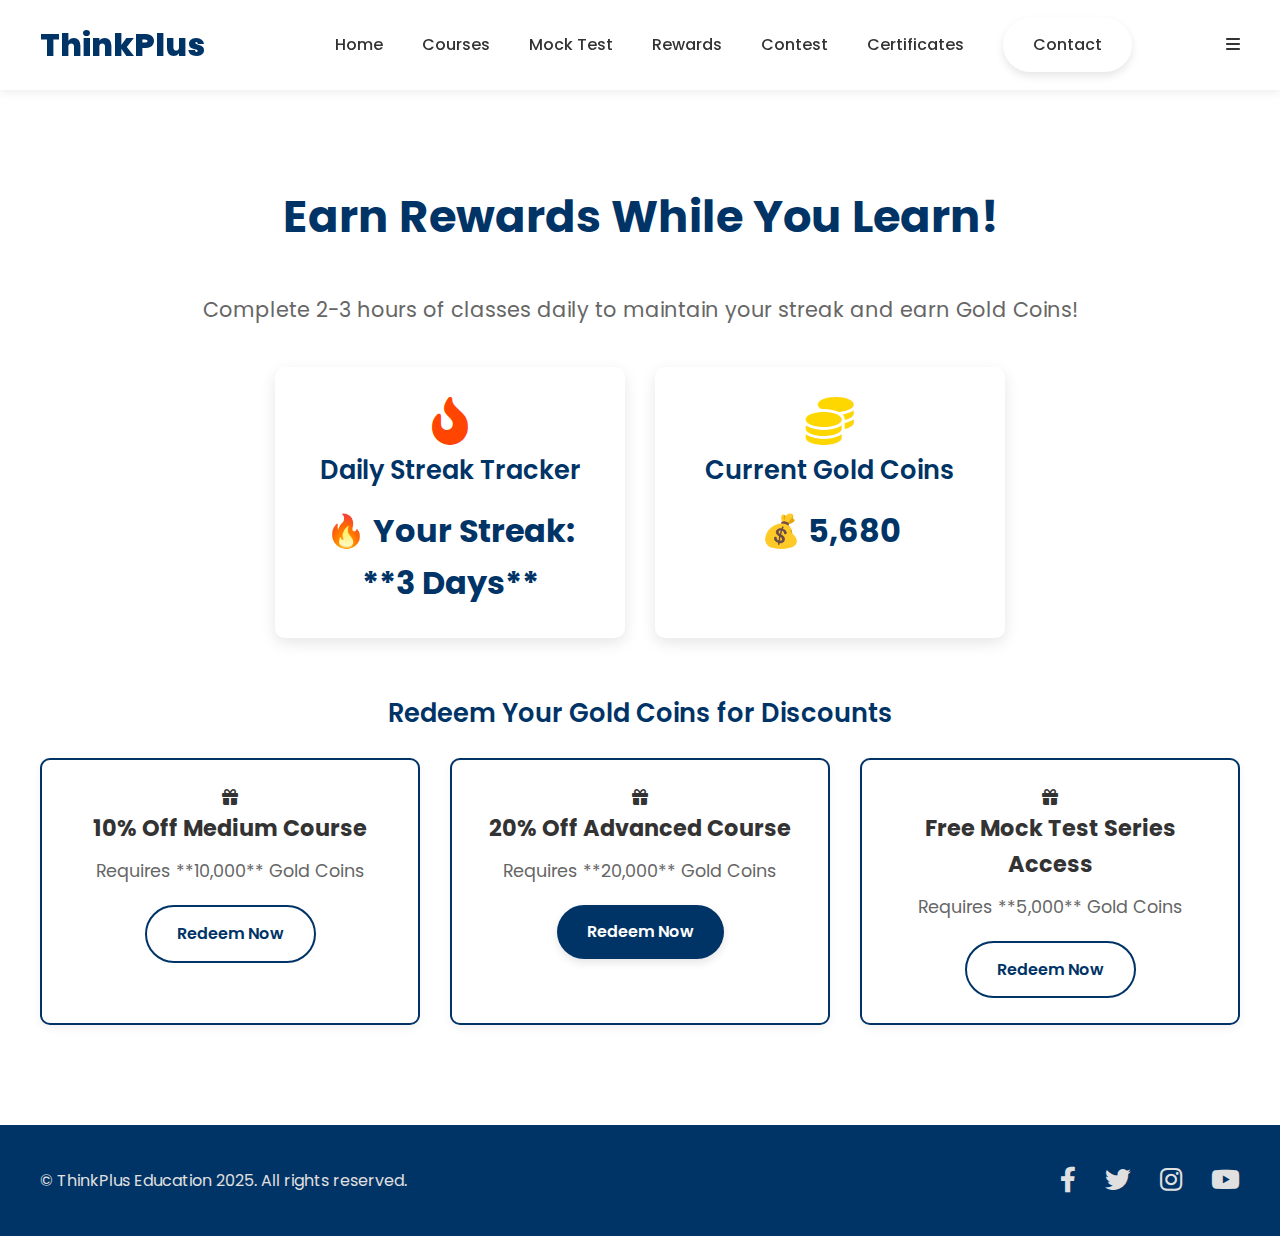
<file: rewards.html>
<!DOCTYPE html>
<html lang="en">
<head>
    <meta charset="UTF-8">
    <meta name="viewport" content="width=device-width, initial-scale=1.0">
    <title>Rewards | ThinkPlus Education</title>
    <link rel="stylesheet" href="css/style.css">
    <link href="https://fonts.googleapis.com/css2?family=Poppins:wght@300;400;600;700&display=swap" rel="stylesheet">
    <link rel="stylesheet" href="https://cdnjs.cloudflare.com/ajax/libs/font-awesome/6.0.0-beta3/css/all.min.css">
</head>
<body>

    <header class="header">
        <div class="container navbar">
            <a href="index.html" class="logo">ThinkPlus</a>
            <nav class="nav-links">
                <a href="index.html">Home</a>
                <a href="courses.html">Courses</a>
                <a href="mocktest.html">Mock Test</a>
                <a href="rewards.html">Rewards</a>
                <a href="contest.html">Contest</a>
                <a href="certificates.html">Certificates</a>
                <a href="contact.html" class="btn btn-contact">Contact</a>
            </nav>
            <div class="hamburger">
                <i class="fas fa-bars"></i>
            </div>
        </div>
    </header>

    <main>
        <section class="rewards-section section-padding bg-light">
            <div class="container">
                <h2>Earn Rewards While You Learn!</h2>
                <p class="subtitle">Complete 2-3 hours of classes daily to maintain your streak and earn Gold Coins!</p>

                <div class="stats-grid">
                    <div class="stat-card streak-card">
                        <i class="fas fa-fire-alt"></i>
                        <h3>Daily Streak Tracker</h3>
                        <p class="stat-value">🔥 Your Streak: **3 Days**</p>
                    </div>
                    <div class="stat-card coin-card">
                        <i class="fas fa-coins"></i>
                        <h3>Current Gold Coins</h3>
                        <p class="stat-value">💰 <span id="coin-count">0</span></p>
                    </div>
                </div>

                <div class="redeem-section">
                    <h3>Redeem Your Gold Coins for Discounts</h3>
                    <div class="redeem-offers-grid">
                        
                        <div class="offer-card">
                            <i class="fas fa-gift"></i>
                            <h4>10% Off Medium Course</h4>
                            <p class="cost">Requires **10,000** Gold Coins</p>
                            <a href="#" class="btn btn-redeem btn-secondary">Redeem Now</a>
                        </div>
                        
                        <div class="offer-card">
                            <i class="fas fa-gift"></i>
                            <h4>20% Off Advanced Course</h4>
                            <p class="cost">Requires **20,000** Gold Coins</p>
                            <a href="#" class="btn btn-redeem btn-primary">Redeem Now</a>
                        </div>
                        
                        <div class="offer-card">
                            <i class="fas fa-gift"></i>
                            <h4>Free Mock Test Series Access</h4>
                            <p class="cost">Requires **5,000** Gold Coins</p>
                            <a href="#" class="btn btn-redeem btn-secondary">Redeem Now</a>
                        </div>

                    </div>
                </div>
            </div>
        </section>
    </main>

    <footer class="footer">
        <div class="container footer-content">
            <p>&copy; ThinkPlus Education 2025. All rights reserved.</p>
            <div class="social-icons">
                <a href="#" aria-label="Facebook"><i class="fab fa-facebook-f"></i></a>
                <a href="#" aria-label="Twitter"><i class="fab fa-twitter"></i></a>
                <a href="#" aria-label="Instagram"><i class="fab fa-instagram"></i></a>
                <a href="#" aria-label="YouTube"><i class="fab fa-youtube"></i></a>
            </div>
        </div>
    </footer>

    <script src="js/script.js"></script>
    <style>
        /* Rewards Page Styles */
        .stats-grid {
            display: flex;
            justify-content: center;
            gap: 30px;
            margin-bottom: 60px;
        }
        .stat-card {
            background-color: #ffffff;
            padding: 30px;
            border-radius: 10px;
            box-shadow: 0 5px 15px rgba(0, 0, 0, 0.1);
            text-align: center;
            flex: 1;
            max-width: 350px;
        }
        .stat-card i {
            font-size: 3rem;
            color: var(--secondary-color);
            margin-bottom: 10px;
        }
        .stat-value {
            font-size: 2rem;
            font-weight: 700;
            color: var(--primary-color);
        }
        .streak-card .fa-fire-alt { color: #ff4500; }
        .coin-card .fa-coins { color: #ffd700; }

        .redeem-section {
            text-align: center;
        }
        .redeem-section h3 {
            margin-bottom: 30px;
        }
        .redeem-offers-grid {
            display: grid;
            grid-template-columns: repeat(auto-fit, minmax(280px, 1fr));
            gap: 30px;
        }
        .offer-card {
            background-color: #ffffff;
            padding: 25px;
            border-radius: 10px;
            border: 2px solid var(--primary-color);
            box-shadow: 0 4px 10px rgba(0, 0, 0, 0.05);
        }
        .offer-card h4 {
            font-size: 1.4rem;
            margin-bottom: 10px;
        }
        .cost {
            font-size: 1.1rem;
            color: #666;
            margin-bottom: 20px;
        }
    </style>
</body>
</html>
</file>
<file: css/style.css>
/* Import Google Font - Poppins */
@import url('https://fonts.googleapis.com/css2?family=Poppins:wght@300;400;500;600;700;800&display=swap');

/* --- 1. Global Resets, Variables, and Base Styles --- */
:root {
    --primary-color: #003366;    /* Deep Corporate Blue */
    --secondary-color: #FFA500;  /* Vibrant Orange/Accent */
    --light-bg: #f7f9fc;         /* Very Light Blue/Off-White */
    --text-color: #333333;
    --font-family: 'Poppins', sans-serif;
    --shadow-light: 0 4px 12px rgba(0, 51, 102, 0.08); /* Subtle shadow for cards */
    --shadow-hover: 0 8px 20px rgba(0, 51, 102, 0.15); /* Deeper shadow on hover */
}

* {
    margin: 0;
    padding: 0;
    box-sizing: border-box;
}

body {
    font-family: var(--font-family);
    line-height: 1.6;
    color: var(--text-color);
    background-color: #ffffff;
    overflow-x: hidden; /* Prevent horizontal scroll on mobile */
}

.container {
    max-width: 1250px; /* Slightly wider container */
    margin: 0 auto;
    padding: 0 25px;
}

.section-padding {
    padding: 100px 0; /* More vertical space */
}

/* --- 2. Typography & Headlines --- */
h1, h2, h3 {
    color: var(--primary-color);
    line-height: 1.2;
    margin-bottom: 20px;
}

h1 {
    font-size: 3.8rem;
    font-weight: 800; /* Extra bold */
}

h2 {
    font-size: 2.8rem;
    font-weight: 700;
    text-align: center;
    margin-bottom: 50px;
}

h3 {
    font-size: 1.6rem;
    font-weight: 600;
}

.subtitle {
    font-size: 1.3rem;
    text-align: center;
    color: #666;
    margin-bottom: 40px;
}

/* --- 3. Buttons (Enhanced) --- */
.btn {
    display: inline-block;
    padding: 14px 30px; /* Increased padding */
    border-radius: 50px;
    text-decoration: none;
    font-weight: 600;
    transition: all 0.3s ease; /* Smoother transition */
    border: none;
    cursor: pointer;
    text-align: center;
    box-shadow: 0 4px 8px rgba(0, 0, 0, 0.1);
}

.btn-primary {
    background-color: var(--primary-color);
    color: #ffffff;
}

.btn-primary:hover {
    background-color: #004d99;
    transform: translateY(-3px); /* Lift effect */
    box-shadow: 0 6px 15px rgba(0, 51, 102, 0.3);
}

.btn-secondary {
    background-color: transparent;
    color: var(--primary-color);
    border: 2px solid var(--primary-color);
    box-shadow: none;
}

.btn-secondary:hover {
    background-color: var(--primary-color);
    color: #ffffff;
    transform: translateY(-3px);
    box-shadow: 0 6px 15px rgba(0, 51, 102, 0.1);
}

/* --- 4. Header & Navigation (Polished) --- */
.header {
    background-color: #ffffff;
    box-shadow: 0 2px 10px rgba(0, 0, 0, 0.08); /* Sharper shadow */
    position: sticky;
    top: 0;
    z-index: 1000;
}

.navbar {
    display: flex;
    justify-content: space-between;
    align-items: center;
    padding: 18px 25px;
}

.logo {
    font-size: 2rem;
    font-weight: 800;
    color: var(--primary-color);
    text-decoration: none;
}

.nav-links a {
    text-decoration: none;
    color: var(--text-color);
    margin-left: 35px;
    font-weight: 500;
    transition: color 0.3s;
}

.nav-links a:hover {
    color: var(--secondary-color);
    border-bottom: 2px solid var(--secondary-color);
    padding-bottom: 2px;
}

/* --- 5. Hero Section (Visual Impact) --- */
.hero {
    background-color: var(--light-bg);
    padding: 120px 25px;
    text-align: center;
}

.hero h1 {
    font-size: 4rem;
    max-width: 1000px;
    margin: 0 auto 25px auto;
}

.hero .subtitle {
    font-size: 1.5rem;
    margin-bottom: 50px;
    color: #555;
}

.hero-actions a {
    margin: 15px;
}

/* --- 6. About CAT (info-grid) Section (Enhanced Cards) --- */
.cat-info {
    background-color: #ffffff;
}

.info-grid {
    display: grid;
    grid-template-columns: repeat(auto-fit, minmax(320px, 1fr));
    gap: 30px;
    margin-top: 40px;
    text-align: left;
}

.info-card {
    padding: 35px;
    border-radius: 15px;
    box-shadow: var(--shadow-light); /* Apply light shadow */
    transition: transform 0.4s ease, box-shadow 0.4s ease;
    border-top: 5px solid var(--secondary-color); /* Highlight border */
    background-color: #ffffff;
}

.info-card:hover {
    transform: translateY(-8px); /* More noticeable lift */
    box-shadow: var(--shadow-hover);
}

.info-card i {
    font-size: 3rem;
    color: var(--primary-color);
    margin-bottom: 15px;
}
.info-card h3 {
    font-size: 1.5rem;
}

/* --- 7. Why Choose Us (feature-grid) Section --- */
.why-us {
    background-color: var(--light-bg);
}

.feature-grid {
    display: grid;
    grid-template-columns: repeat(auto-fit, minmax(280px, 1fr));
    gap: 30px;
    margin-top: 40px;
}

.feature-card {
    text-align: center;
    padding: 30px;
    border-radius: 12px;
    background-color: #ffffff;
    box-shadow: var(--shadow-light);
    transition: background-color 0.3s;
}
.feature-card:hover {
    background-color: #fff;
    box-shadow: 0 8px 25px rgba(0, 0, 0, 0.1);
    transform: scale(1.02);
}

.feature-card i {
    font-size: 3rem;
    color: var(--secondary-color);
    margin-bottom: 20px;
}

/* --- 8. Roadmap Section (Visual Flow) --- */
.roadmap-steps {
    display: flex;
    justify-content: space-between;
    gap: 20px;
    margin-top: 50px;
    position: relative;
    padding-bottom: 30px;
}

/* Horizontal line connecting steps (desktop only) */
.roadmap-steps::before {
    content: '';
    position: absolute;
    top: 55px;
    left: 10%;
    right: 10%;
    height: 3px;
    background: #e0e0e0;
    z-index: 1;
}

.step {
    flex: 1;
    min-width: 200px;
    text-align: center;
    position: relative;
    padding: 20px;
    z-index: 2; /* Ensure steps are above the line */
    background-color: #ffffff;
    border-radius: 10px;
}

.step-number {
    display: block;
    width: 50px;
    height: 50px;
    line-height: 50px;
    background-color: var(--secondary-color);
    color: var(--primary-color);
    border-radius: 50%;
    margin: 0 auto 15px auto;
    font-weight: 700;
    font-size: 1.5rem;
    border: 3px solid #ffffff;
    box-shadow: 0 0 0 5px var(--primary-color); /* Ring effect */
}

/* --- 9. Footer (Clean) --- */
.footer {
    background-color: var(--primary-color);
    color: #e0e0e0;
    padding: 35px 0;
    text-align: center;
}

.footer-content {
    display: flex;
    justify-content: space-between;
    align-items: center;
}

.social-icons a {
    color: #e0e0e0;
    font-size: 1.6rem;
    margin-left: 25px;
    transition: color 0.3s, transform 0.3s;
}

.social-icons a:hover {
    color: var(--secondary-color);
    transform: scale(1.1);
}

/* --- 10. Mobile Responsiveness (Refined) --- */
@media (max-width: 1024px) {
    .hero h1 {
        font-size: 3rem;
    }
}
@media (max-width: 900px) {
    h1 { font-size: 2.5rem; }
    h2 { font-size: 2rem; }
    .section-padding { padding: 60px 0; }
    
    .nav-links {
        /* Mobile menu styles */
        display: none;
        flex-direction: column;
        width: 100%;
        position: absolute;
        top: 80px;
        left: 0;
        background-color: #ffffff;
        box-shadow: 0 4px 8px rgba(0, 0, 0, 0.1);
        padding: 10px 0;
    }

    .nav-links.active {
        display: flex;
    }

    .nav-links a {
        margin: 8px 25px;
        padding: 10px 0;
        border-bottom: 1px solid #f0f0f0;
    }
    
    .btn-contact {
        margin: 15px 25px;
        width: calc(100% - 50px);
    }

    .hamburger {
        display: block;
    }

    .roadmap-steps {
        flex-direction: column;
        gap: 30px;
    }
    .roadmap-steps::before {
        left: 50%;
        width: 3px;
        height: 80%; /* Vertical line */
        top: 10%;
        transform: translateX(-50%);
    }
    .step-number {
        position: relative;
        z-index: 3;
    }
    .info-card {
        text-align: center;
    }

    .footer-content {
        flex-direction: column;
        gap: 20px;
    }
}
</file>
